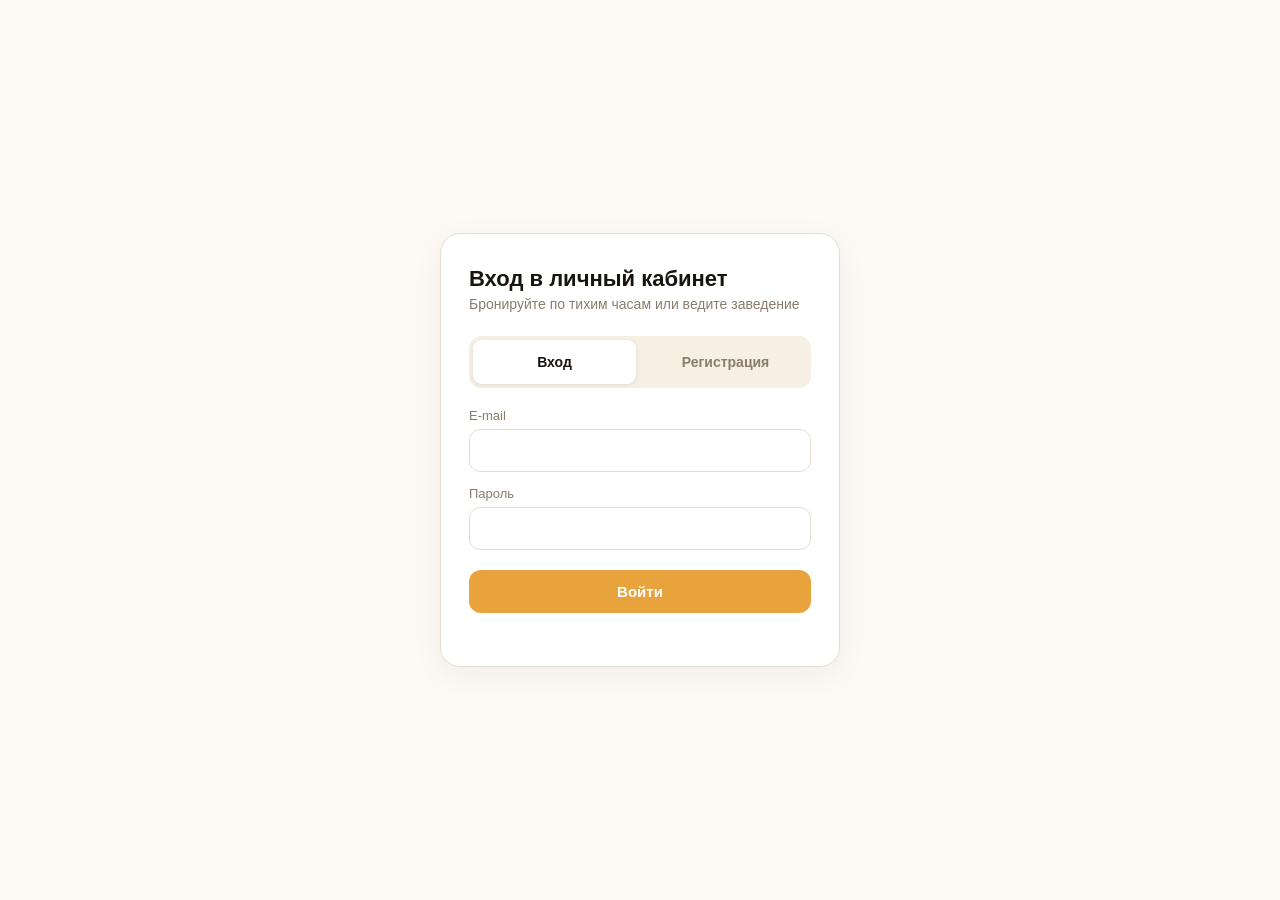
<file: login.html>
<!doctype html>
<html lang="ru">
<head>
<meta charset="utf-8">
<meta name="viewport" content="width=device-width,initial-scale=1,viewport-fit=cover">
<title>Вход — Тихий Час</title>
<meta name="robots" content="noindex">
<style>
  :root{--ink:#1a1410;--paper:#fdfaf5;--honey:#e8a33d;--line:#e7ddce;--muted:#8a7d6c;}
  *{box-sizing:border-box}
  body{margin:0;font-family:-apple-system,BlinkMacSystemFont,"Segoe UI",Roboto,sans-serif;
       background:var(--paper);color:var(--ink);min-height:100vh;
       display:flex;align-items:center;justify-content:center;padding:24px}
  .card{width:100%;max-width:400px;background:#fff;border:1px solid var(--line);
        border-radius:20px;padding:32px 28px;box-shadow:0 8px 30px rgba(30,20,10,.06)}
  h1{font-size:22px;margin:0 0 4px}
  .sub{color:var(--muted);font-size:14px;margin:0 0 24px}
  .tabs{display:flex;gap:8px;margin-bottom:20px;background:#f5efe4;border-radius:12px;padding:4px}
  .tab{flex:1;text-align:center;padding:9px;border-radius:9px;font-size:14px;font-weight:600;
    min-height:44px;display:grid;place-items:center;   /* палец, а не курсор */
       cursor:pointer;color:var(--muted);user-select:none}
  .tab.active{background:#fff;color:var(--ink);box-shadow:0 1px 4px rgba(0,0,0,.08)}
  .roles{display:flex;gap:8px;margin-bottom:16px}
  .role{flex:1;border:1.5px solid var(--line);border-radius:12px;padding:10px;text-align:center;
        font-size:13px;cursor:pointer;color:var(--muted)}
  .role.active{border-color:var(--honey);color:var(--ink);background:#fff8ec}
  label{display:block;font-size:13px;color:var(--muted);margin:14px 0 6px}
  input[type=email],input[type=password],input[type=text],input[type=tel]{
    width:100%;padding:12px 14px;border:1.5px solid var(--line);border-radius:11px;
    font-size:15px;background:#fff;color:var(--ink)}
  input:focus{outline:none;border-color:var(--honey)}
  .consent{display:flex;gap:8px;align-items:flex-start;margin-top:16px;font-size:12.5px;color:var(--muted)}
  .consent input{margin-top:3px}
  .consent a{color:var(--ink)}
  button.submit{width:100%;margin-top:20px;padding:13px;border:0;border-radius:12px;
    background:var(--honey);color:#fff;font-size:15px;font-weight:700;cursor:pointer}
  button.submit:disabled{opacity:.5;cursor:default}
  .err{color:#c0392b;font-size:13px;margin-top:10px;min-height:1px}
  .ok{color:#2a8a4a;font-size:13px;margin-top:10px}
  .field{display:none}
  .field.show{display:block}
</style>
</head>
<body>
<div class="card">
  <h1 id="title">Вход в личный кабинет</h1>
  <p class="sub" id="subtitle">Бронируйте по тихим часам или ведите заведение</p>

  <div class="tabs">
    <div class="tab active" data-mode="login">Вход</div>
    <div class="tab" data-mode="register">Регистрация</div>
  </div>

  <div class="roles field" id="roleBlock">
    <div class="role active" data-role="guest">Хочу бронировать</div>
    <div class="role" data-role="partner">У меня есть площадка</div>
  </div>

  <form id="form">
    <div class="field show">
      <label>E-mail</label>
      <input type="email" id="email" required autocomplete="email">
    </div>
    <div class="field" id="nameField">
      <label>Имя</label>
      <input type="text" id="name" autocomplete="name">
    </div>
    <div class="field" id="phoneField">
      <label>Телефон (можно указать позже в кабинете)</label>
      <input type="tel" id="phone" autocomplete="tel">
    </div>
    <div class="field show">
      <label>Пароль</label>
      <input type="password" id="password" required minlength="6" autocomplete="current-password">
    </div>
    <div class="consent field" id="consentField">
      <input type="checkbox" id="consent">
      <span>Принимаю <a href="/privacy.html" target="_blank">политику конфиденциальности</a> и условия оферты</span>
    </div>
    <button class="submit" id="submit" type="submit">Войти</button>
    <div class="err" id="err"></div>
    <div class="ok" id="okmsg"></div>
  </form>
</div>

<script>
const API = "/api/auth";
let mode = "login", role = "guest";
const refId = +(new URLSearchParams(location.search).get("ref")||0);
const wantRole = new URLSearchParams(location.search).get("role");
if(wantRole==="partner") role="partner";
if(refId) mode="register";
const $ = id => document.getElementById(id);

function render(){
  document.querySelectorAll(".tab").forEach(t=>t.classList.toggle("active", t.dataset.mode===mode));
  const isReg = mode === "register";
  $("roleBlock").classList.toggle("show", isReg);
  $("nameField").classList.toggle("show", isReg);
  $("phoneField").classList.toggle("show", isReg);
  $("consentField").classList.toggle("show", isReg);
  $("password").autocomplete = isReg ? "new-password" : "current-password";
  $("submit").textContent = isReg ? "Зарегистрироваться" : "Войти";
  $("title").textContent = isReg ? "Регистрация" : "Вход в личный кабинет";
  $("subtitle").textContent = isReg
    ? (role==="partner" ? "Заведёте площадку и начнёте принимать брони" : "Бронируйте по тихим часам со скидкой")
    : "Бронируйте по тихим часам или ведите заведение";
  $("err").textContent = ""; $("okmsg").textContent = "";
}

document.querySelectorAll(".tab").forEach(t=>t.onclick=()=>{mode=t.dataset.mode;render();});
document.querySelectorAll(".role").forEach(r=>r.onclick=()=>{
  role=r.dataset.role;
  document.querySelectorAll(".role").forEach(x=>x.classList.toggle("active",x===r));
  render();
});
render();

$("form").onsubmit = async (e)=>{
  e.preventDefault();
  $("err").textContent=""; $("okmsg").textContent="";
  const email=$("email").value.trim(), password=$("password").value;
  if(mode==="register" && !$("consent").checked){
    $("err").textContent = "Нужно принять условия, чтобы продолжить"; return;
  }
  $("submit").disabled = true;
  try{
    const url = mode==="register" ? `${API}/register` : `${API}/login`;
    const body = mode==="register"
      ? {email,password,name:$("name").value.trim(),phone:$("phone").value.trim(),role,consent:$("consent").checked,ref:refId}
      : {email,password};
    const r = await fetch(url,{method:"POST",headers:{"Content-Type":"application/json"},
                              credentials:"include",body:JSON.stringify(body)});
    const data = await r.json();
    if(!r.ok){ $("err").textContent = data.detail || "Не получилось, попробуйте ещё раз"; return; }
    $("okmsg").textContent = "Готово, переходим в кабинет…";
    const dest = data.user.role === "partner" ? "/tihiy-chas-cabinet.html" : "/guest.html";
    setTimeout(()=>location.href=dest, 500);
  }catch(err){
    $("err").textContent = "Сервер не отвечает, попробуйте позже";
  }finally{
    $("submit").disabled = false;
  }
};
</script>
</body>
</html>
</file>
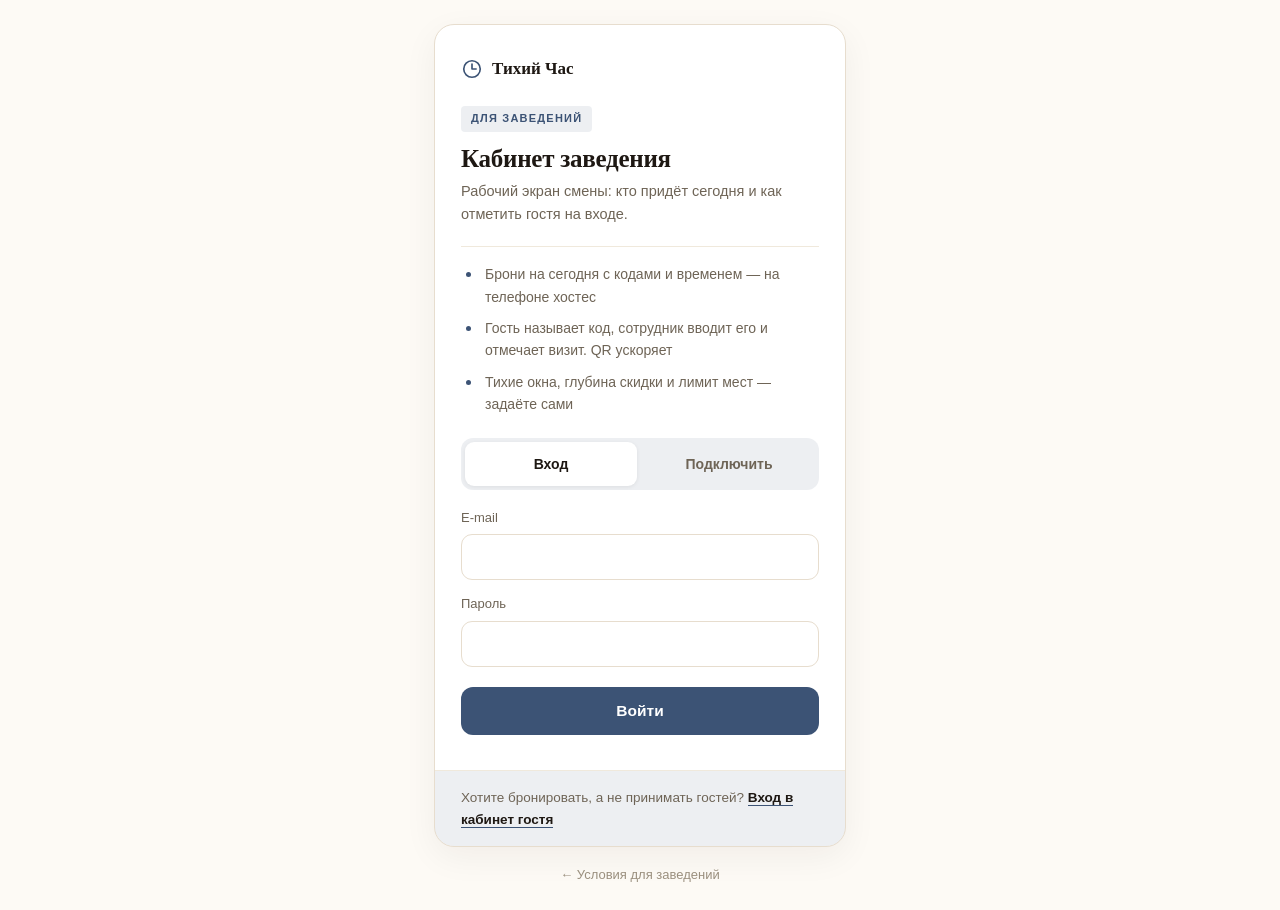
<file: partner.html>
<!doctype html>
<html lang="ru">
<head>
<meta charset="utf-8">
<meta name="viewport" content="width=device-width,initial-scale=1,viewport-fit=cover">
<title>Кабинет заведения — Тихий Час</title>
<meta name="robots" content="noindex">
<link rel="icon" href="/favicon.ico" sizes="any">
<link rel="icon" type="image/png" sizes="32x32" href="/favicon-32.png">
<link rel="apple-touch-icon" href="/apple-touch-icon.png">
<link rel="stylesheet" href="/content/auth.css">
</head>
<body data-audience="partner">

<svg width="0" height="0" style="position:absolute" aria-hidden="true"><defs>
 <g id="i-mark"><!--p:brand.mark--><circle cx="12" cy="12" r="9"/><path d="M12 12V6.5M12 12H16.5"/><!--/p--></g>
</defs></svg>

<div class="card">
  <a class="brand" href="/">
    <svg viewBox="0 0 24 24" aria-hidden="true"><use href="#i-mark"/></svg>Тихий&nbsp;Час
  </a>

  <span class="who">Для заведений</span>
  <h1 id="title">Кабинет заведения</h1>
  <p class="sub">Рабочий экран смены: кто придёт сегодня и как отметить гостя на входе.</p>

  <ul class="inside">
    <li>Брони на сегодня с кодами и временем — на телефоне хостес</li>
    <li>Гость называет код, сотрудник вводит его и отмечает визит. QR ускоряет</li>
    <li>Тихие окна, глубина скидки и лимит мест — задаёте сами</li>
  </ul>

  <div class="tabs">
    <button class="tab active" type="button" data-mode="login">Вход</button>
    <button class="tab" type="button" data-mode="register">Подключить</button>
  </div>

  <form id="form" novalidate>
    <div>
      <label for="email">E-mail</label>
      <input type="email" id="email" required autocomplete="email">
    </div>
    <div class="field" id="nameField">
      <label for="name">Название заведения</label>
      <input type="text" id="name" autocomplete="organization">
    </div>
    <div class="field" id="phoneField">
      <label for="phone">Телефон для связи</label>
      <input type="tel" id="phone" autocomplete="tel">
    </div>
    <div>
      <label for="password">Пароль</label>
      <input type="password" id="password" required minlength="6" autocomplete="current-password">
    </div>
    <div class="consent field" id="consentField">
      <input type="checkbox" id="consent">
      <span>Принимаю <a href="/privacy.html" target="_blank" rel="noopener">политику конфиденциальности</a> и условия оферты</span>
    </div>
    <p class="field" id="orgHint" style="margin:14px 0 0;font-size:12.5px;color:var(--muted)">
      Аккаунт создаётся сразу. Заведение появится в ленте после проверки —
      обычно в течение суток.</p>
    <button class="submit" id="submit" type="submit">Войти</button>
    <div class="msg" id="msg"></div>
  </form>

  <div class="other">
    Хотите бронировать, а не принимать гостей? <a href="/login.html">Вход в кабинет гостя</a>
  </div>
</div>

<a class="back" href="/#biz">← Условия для заведений</a>

<script src="/content/auth.js"></script>
</body>
</html>
</file>
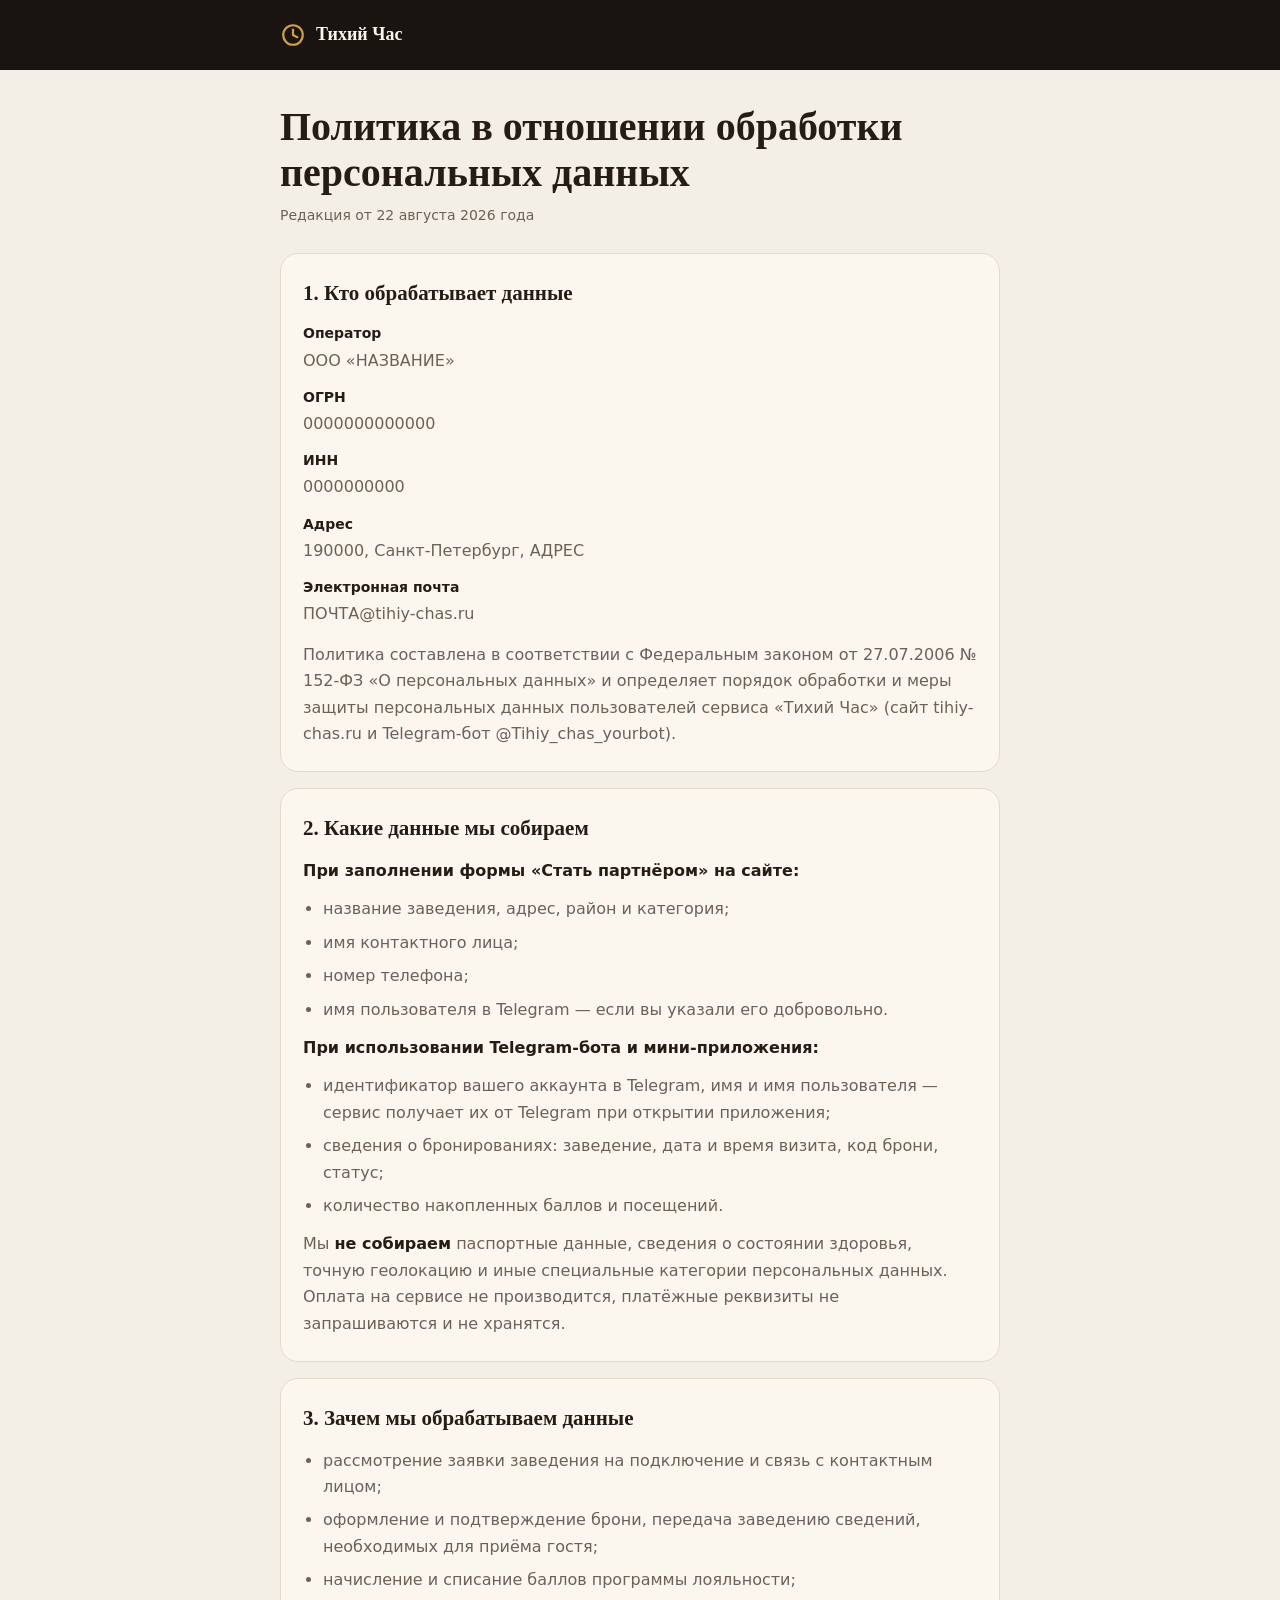
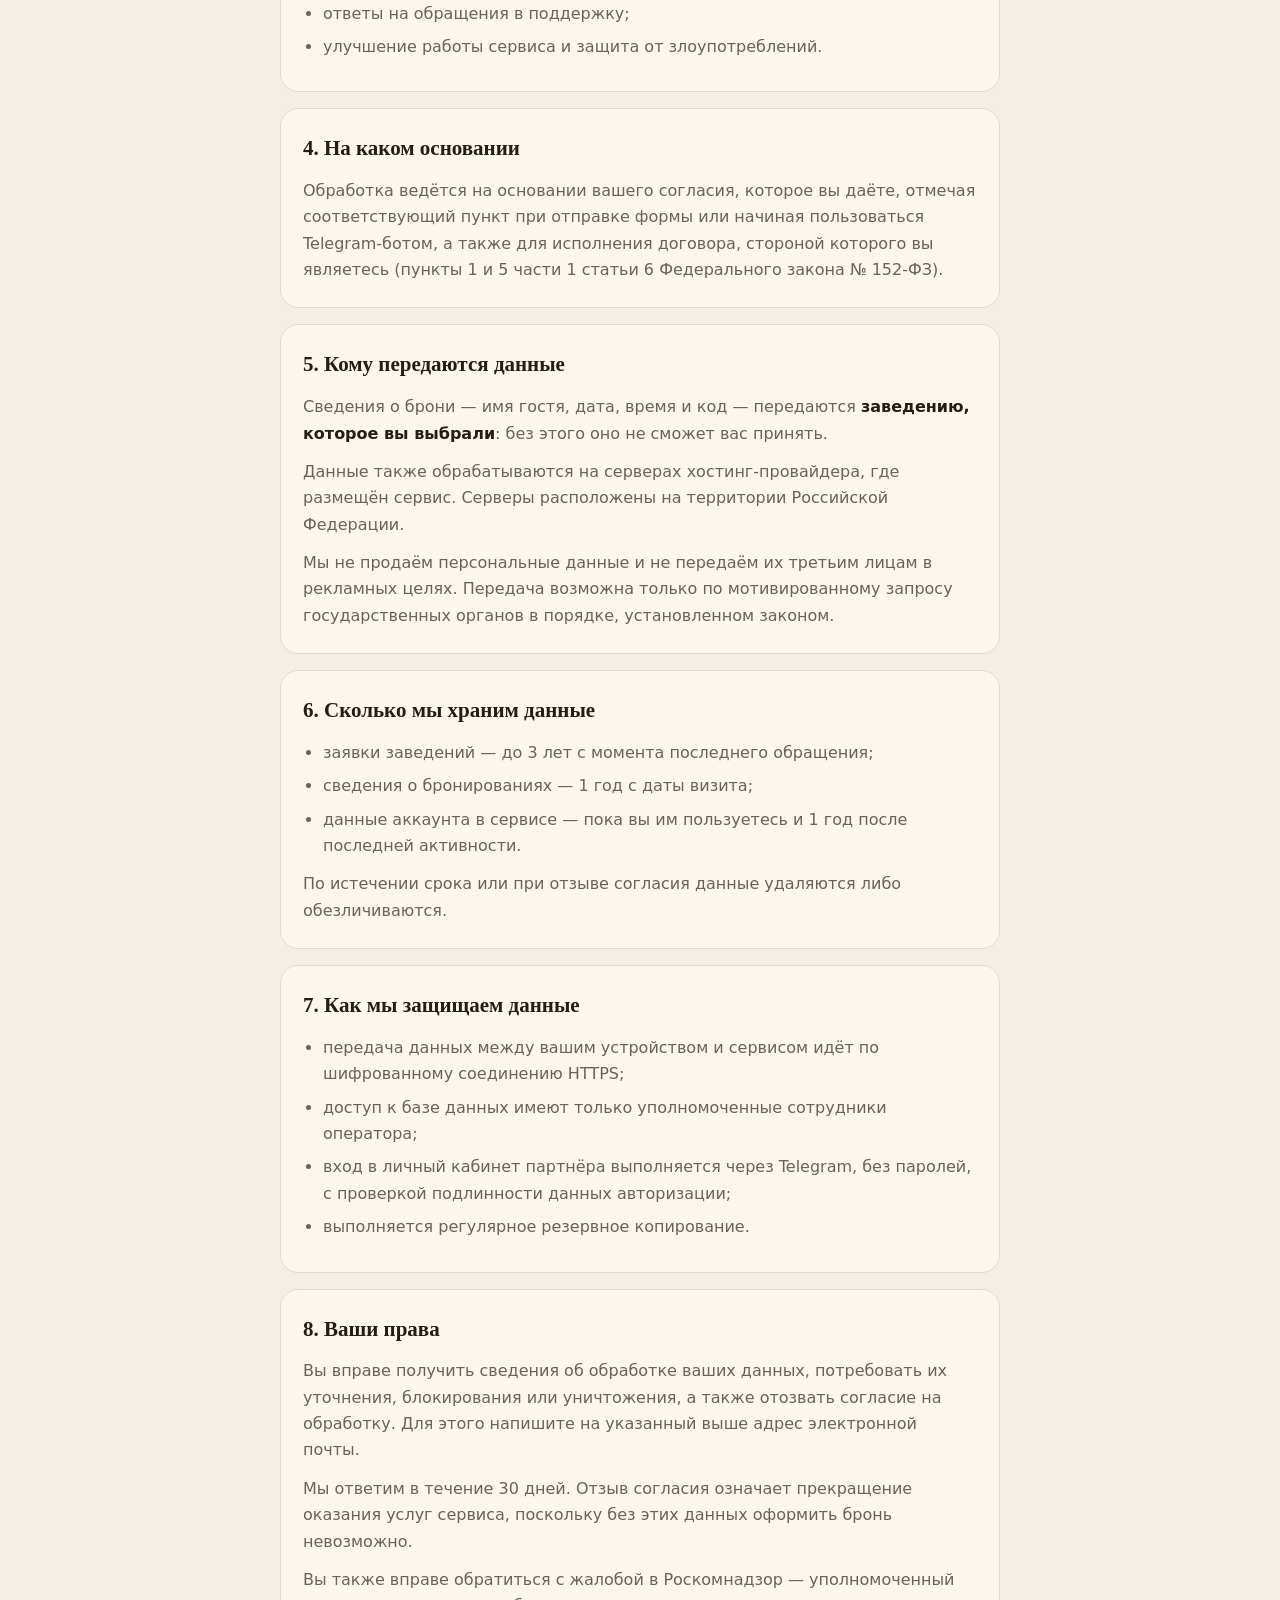
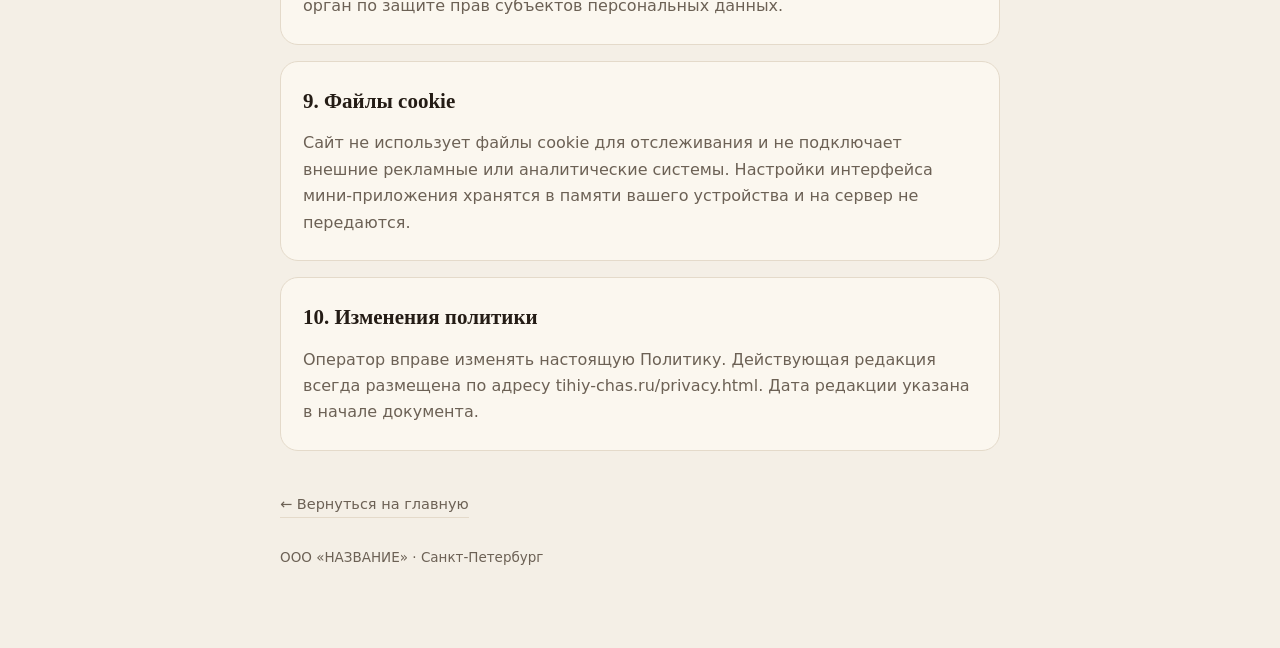
<file: privacy.html>
<!doctype html>
<html lang="ru">
<head>
<meta charset="utf-8">
<meta name="viewport" content="width=device-width,initial-scale=1,viewport-fit=cover">
<meta name="color-scheme" content="light only">
<meta name="supported-color-schemes" content="light">
<meta name="robots" content="noindex">
<title>Политика конфиденциальности — Тихий Час</title>
<link rel="icon" href="/favicon.ico" sizes="any">
<link rel="apple-touch-icon" href="/apple-touch-icon.png">
<style>
:root{
  --espresso:#191410; --oat:#F4EFE6; --porcelain:#FBF7EF;
  --ink:#241C15; --ink-soft:#6C6155; --honey:#D4A048; --line:#E4DACA;
  --disp:'New York','Iowan Old Style',Georgia,'Times New Roman',serif;
  --sans:-apple-system,BlinkMacSystemFont,'SF Pro Text',system-ui,'Segoe UI','Roboto',sans-serif;
  color-scheme:light only;
}
*{margin:0;padding:0;box-sizing:border-box}
html{-webkit-text-size-adjust:100%}
body{font-family:var(--sans);background:var(--oat);color:var(--ink);line-height:1.65;
     font-size:16px;padding:0 0 80px}
@media (prefers-color-scheme:dark){
  body{background:var(--oat)!important;color:var(--ink)!important}
  .card{background:var(--porcelain)!important}
  p,li,td,th,dd{color:var(--ink-soft)!important}
  h1,h2,h3,b,strong{color:var(--ink)!important}
}
header{background:var(--espresso);padding:20px 0}
.wrap{max-width:760px;margin:0 auto;padding:0 20px}
.brand{display:flex;align-items:center;gap:10px;color:#FBF7EF;
       font-family:var(--disp);font-weight:700;font-size:18px;text-decoration:none}
.brand svg{width:26px;height:26px;color:var(--honey)}
.back{display:inline-block;margin-top:26px;color:var(--ink-soft);text-decoration:none;
      font-size:14.5px;border-bottom:1px solid var(--line)}
h1{font-family:var(--disp);font-size:clamp(28px,5.4vw,40px);line-height:1.15;
   margin:34px 0 8px;font-weight:700}
.upd{color:var(--ink-soft);font-size:14px;margin-bottom:26px}
.card{background:var(--porcelain);border:1px solid var(--line);border-radius:18px;
      padding:22px 22px 24px;margin-bottom:16px}
h2{font-family:var(--disp);font-size:21px;margin:0 0 12px;font-weight:700}
p{color:var(--ink-soft);margin-bottom:12px}
p:last-child,ul:last-child{margin-bottom:0}
ul{margin:0 0 12px 20px;color:var(--ink-soft)}
li{margin-bottom:7px}
b{color:var(--ink)}
a{color:#A97A22}
dl{margin:0}
dt{color:var(--ink);font-weight:600;font-size:14px;margin-top:12px}
dt:first-child{margin-top:0}
dd{color:var(--ink-soft);margin:2px 0 0}
.note{background:#FDF6E6;border:1px solid #EBD9AE;border-radius:14px;
      padding:16px 18px;margin-bottom:16px;font-size:14.5px;color:#6B551F}
footer{color:var(--ink-soft);font-size:13.5px;margin-top:28px}
</style>
</head>
<body>

<header>
  <div class="wrap">
    <a class="brand" href="/">
      <svg viewBox="0 0 24 24" fill="none" stroke="currentColor" stroke-width="2"
           stroke-linecap="round" stroke-linejoin="round" width="26" height="26">
        <circle cx="12" cy="12" r="9"></circle><path d="M12 7v5l4 2"></path>
      </svg>
      Тихий Час
    </a>
  </div>
</header>

<div class="wrap">
  <h1>Политика в отношении обработки персональных данных</h1>
  <div class="upd">Редакция от 22 августа 2026 года</div>

  <div class="card">
    <h2>1. Кто обрабатывает данные</h2>
    <dl>
      <dt>Оператор</dt><dd>ООО «НАЗВАНИЕ»</dd>
      <dt>ОГРН</dt><dd>0000000000000</dd>
      <dt>ИНН</dt><dd>0000000000</dd>
      <dt>Адрес</dt><dd>190000, Санкт-Петербург, АДРЕС</dd>
      <dt>Электронная почта</dt><dd>ПОЧТА@tihiy-chas.ru</dd>
    </dl>
    <p style="margin-top:14px">Политика составлена в соответствии с Федеральным законом
    от 27.07.2006 № 152-ФЗ «О персональных данных» и определяет порядок обработки
    и меры защиты персональных данных пользователей сервиса «Тихий Час»
    (сайт tihiy-chas.ru и Telegram-бот @Tihiy_chas_yourbot).</p>
  </div>

  <div class="card">
    <h2>2. Какие данные мы собираем</h2>
    <p><b>При заполнении формы «Стать партнёром» на сайте:</b></p>
    <ul>
      <li>название заведения, адрес, район и категория;</li>
      <li>имя контактного лица;</li>
      <li>номер телефона;</li>
      <li>имя пользователя в Telegram — если вы указали его добровольно.</li>
    </ul>
    <p><b>При использовании Telegram-бота и мини-приложения:</b></p>
    <ul>
      <li>идентификатор вашего аккаунта в Telegram, имя и имя пользователя —
          сервис получает их от Telegram при открытии приложения;</li>
      <li>сведения о бронированиях: заведение, дата и время визита, код брони, статус;</li>
      <li>количество накопленных баллов и посещений.</li>
    </ul>
    <p>Мы <b>не собираем</b> паспортные данные, сведения о состоянии здоровья,
    точную геолокацию и иные специальные категории персональных данных.
    Оплата на сервисе не производится, платёжные реквизиты не запрашиваются
    и не хранятся.</p>
  </div>

  <div class="card">
    <h2>3. Зачем мы обрабатываем данные</h2>
    <ul>
      <li>рассмотрение заявки заведения на подключение и связь с контактным лицом;</li>
      <li>оформление и подтверждение брони, передача заведению сведений,
          необходимых для приёма гостя;</li>
      <li>начисление и списание баллов программы лояльности;</li>
      <li>ответы на обращения в поддержку;</li>
      <li>улучшение работы сервиса и защита от злоупотреблений.</li>
    </ul>
  </div>

  <div class="card">
    <h2>4. На каком основании</h2>
    <p>Обработка ведётся на основании вашего согласия, которое вы даёте,
    отмечая соответствующий пункт при отправке формы или начиная пользоваться
    Telegram-ботом, а также для исполнения договора, стороной которого вы являетесь
    (пункты 1 и 5 части 1 статьи 6 Федерального закона № 152-ФЗ).</p>
  </div>

  <div class="card">
    <h2>5. Кому передаются данные</h2>
    <p>Сведения о брони — имя гостя, дата, время и код — передаются
    <b>заведению, которое вы выбрали</b>: без этого оно не сможет вас принять.</p>
    <p>Данные также обрабатываются на серверах хостинг-провайдера, где размещён сервис.
    Серверы расположены на территории Российской Федерации.</p>
    <p>Мы не продаём персональные данные и не передаём их третьим лицам
    в рекламных целях. Передача возможна только по мотивированному запросу
    государственных органов в порядке, установленном законом.</p>
  </div>

  <div class="card">
    <h2>6. Сколько мы храним данные</h2>
    <ul>
      <li>заявки заведений — до 3 лет с момента последнего обращения;</li>
      <li>сведения о бронированиях — 1 год с даты визита;</li>
      <li>данные аккаунта в сервисе — пока вы им пользуетесь и 1 год после
          последней активности.</li>
    </ul>
    <p>По истечении срока или при отзыве согласия данные удаляются
    либо обезличиваются.</p>
  </div>

  <div class="card">
    <h2>7. Как мы защищаем данные</h2>
    <ul>
      <li>передача данных между вашим устройством и сервисом идёт по шифрованному
          соединению HTTPS;</li>
      <li>доступ к базе данных имеют только уполномоченные сотрудники оператора;</li>
      <li>вход в личный кабинет партнёра выполняется через Telegram, без паролей,
          с проверкой подлинности данных авторизации;</li>
      <li>выполняется регулярное резервное копирование.</li>
    </ul>
  </div>

  <div class="card">
    <h2>8. Ваши права</h2>
    <p>Вы вправе получить сведения об обработке ваших данных, потребовать их
    уточнения, блокирования или уничтожения, а также отозвать согласие
    на обработку. Для этого напишите на указанный выше адрес электронной почты.</p>
    <p>Мы ответим в течение 30 дней. Отзыв согласия означает прекращение
    оказания услуг сервиса, поскольку без этих данных оформить бронь невозможно.</p>
    <p>Вы также вправе обратиться с жалобой в Роскомнадзор —
    уполномоченный орган по защите прав субъектов персональных данных.</p>
  </div>

  <div class="card">
    <h2>9. Файлы cookie</h2>
    <p>Сайт не использует файлы cookie для отслеживания и не подключает
    внешние рекламные или аналитические системы. Настройки интерфейса
    мини-приложения хранятся в памяти вашего устройства и на сервер не передаются.</p>
  </div>

  <div class="card">
    <h2>10. Изменения политики</h2>
    <p>Оператор вправе изменять настоящую Политику. Действующая редакция
    всегда размещена по адресу tihiy-chas.ru/privacy.html. Дата редакции
    указана в начале документа.</p>
  </div>

  <a class="back" href="/">← Вернуться на главную</a>
  <footer>ООО «НАЗВАНИЕ» · Санкт-Петербург</footer>
</div>

</body>
</html>
</file>
<file: content/auth.css>
/* Общий вид входа для гостя и для заведения.

   Страницы две и намеренно разные по смыслу, но одна по устройству:
   раньше был один экран с переключателем роли, и по нему нельзя было
   понять, кабинет это для ресторана или для гостя. Различает их теперь
   не тумблер, а сама страница — заголовок, список того, что внутри,
   и цвет акцента. Стили при этом общие, чтобы они не разъехались. */

:root{
  --ink:#1E1813;
  --muted:#6E6456;
  --faint:#9A8F7E;
  --paper:#FDFAF5;
  --card:#FFFFFF;
  --line:#E7DDCE;
  --line-soft:#F0E9DC;
  --honey:#B07A16;
  --honey-bg:rgba(176,122,22,.09);
  --err:#A8412B;
  --ok:#2E6F52;

  --display:"PT Serif",Georgia,"Times New Roman",serif;
  --body:-apple-system,BlinkMacSystemFont,"Segoe UI",Roboto,sans-serif;
}

/* Кабинет заведения отличается по тону: тёплый янтарь у гостя,
   спокойный сине-серый у партнёра — чтобы сотрудник на смене
   не перепутал свой экран с гостевым. */
body[data-audience="partner"]{
  --honey:#3C5375;
  --honey-bg:rgba(60,83,117,.09);
}

@media (prefers-color-scheme: dark){
  :root:not([data-theme="light"]){
    --ink:#F0E9DD; --muted:#A99E8B; --faint:#7C7364;
    --paper:#16120E; --card:#1D1813;
    --line:#332A21; --line-soft:#261F19;
    --honey:#DCA63F; --honey-bg:rgba(220,166,63,.12);
    --err:#E0785D; --ok:#6FBF95;
  }
  body[data-audience="partner"]{
    --honey:#8FB0DE; --honey-bg:rgba(143,176,222,.12);
  }
}

*{box-sizing:border-box}
body{
  margin:0;font-family:var(--body);background:var(--paper);color:var(--ink);
  min-height:100vh;padding:24px 20px;line-height:1.6;
  -webkit-font-smoothing:antialiased;
  /* Колонкой, а не строкой: ссылка «назад» — сосед карточки, и в строке
     она вставала сбоку от неё вместо того, чтобы лечь под низ. */
  display:flex;flex-direction:column;align-items:center;justify-content:center;
}

.card{
  width:100%;max-width:412px;background:var(--card);border:1px solid var(--line);
  border-radius:20px;padding:30px 26px 26px;
  box-shadow:0 10px 34px rgba(30,20,10,.055);
}

/* ── шапка: знак, кому экран, что внутри ── */
.brand{
  display:flex;align-items:center;gap:9px;margin-bottom:22px;
  font-family:var(--display);font-weight:700;font-size:17px;
  color:var(--ink);text-decoration:none;
}
.brand svg{width:22px;height:22px;flex:none;color:var(--honey);
  fill:none;stroke:currentColor;stroke-width:1.8;
  stroke-linecap:round;stroke-linejoin:round}

.who{
  display:inline-block;font-size:11px;font-weight:700;letter-spacing:.11em;
  text-transform:uppercase;color:var(--honey);background:var(--honey-bg);
  padding:4px 10px;border-radius:4px;margin-bottom:12px;
}
h1{font-family:var(--display);font-size:25px;font-weight:700;line-height:1.2;
  margin:0 0 6px;letter-spacing:-.01em}
.sub{color:var(--muted);font-size:14.5px;margin:0 0 20px}

/* ── что внутри: главный ответ на «для кого этот кабинет» ── */
.inside{list-style:none;margin:0 0 22px;padding:16px 0 0;border-top:1px solid var(--line-soft)}
.inside li{
  position:relative;padding:0 0 9px 24px;font-size:14px;color:var(--muted);
}
.inside li:last-child{padding-bottom:0}
.inside li::before{
  content:"";position:absolute;left:5px;top:9px;width:5px;height:5px;
  border-radius:50%;background:var(--honey);
}

/* ── вкладки вход/регистрация ── */
.tabs{display:flex;gap:6px;margin-bottom:18px;background:var(--honey-bg);
  border-radius:12px;padding:4px}
.tab{
  flex:1;text-align:center;padding:9px;border-radius:9px;font-size:14px;
  font-weight:600;min-height:44px;display:grid;place-items:center;
  cursor:pointer;color:var(--muted);user-select:none;border:0;background:none;
  font-family:inherit;
}
.tab.active{background:var(--card);color:var(--ink);box-shadow:0 1px 4px rgba(0,0,0,.07)}

label{display:block;font-size:13px;color:var(--muted);margin:14px 0 6px}
input[type=email],input[type=password],input[type=text],input[type=tel]{
  width:100%;padding:12px 14px;border:1.5px solid var(--line);border-radius:11px;
  font-size:16px;background:var(--card);color:var(--ink);font-family:inherit;
  min-height:46px;
}
input:focus{outline:none;border-color:var(--honey)}

.consent{display:flex;gap:9px;align-items:flex-start;margin-top:16px;
  font-size:12.5px;color:var(--muted);line-height:1.5}
.consent input{margin-top:3px;flex:none;width:17px;height:17px;accent-color:var(--honey)}
.consent a{color:var(--ink)}

button.submit{
  width:100%;margin-top:20px;padding:13px;border:0;border-radius:12px;
  background:var(--honey);color:#fff;font-size:15.5px;font-weight:700;
  cursor:pointer;min-height:48px;font-family:inherit;
}
button.submit:disabled{opacity:.55;cursor:default}

.msg{font-size:13.5px;margin-top:12px;min-height:1px;line-height:1.5}
.msg.err{color:var(--err)}
.msg.ok{color:var(--ok)}

/* ── переход на соседний кабинет ── */
.other{
  margin:22px -26px -26px;padding:16px 26px;border-top:1px solid var(--line-soft);
  background:var(--honey-bg);border-radius:0 0 19px 19px;
  font-size:13.5px;color:var(--muted);
}
.other a{color:var(--ink);font-weight:600;text-decoration:none;border-bottom:1px solid var(--honey)}

.field{display:none}
.field.show{display:block}

.back{display:block;text-align:center;margin-top:18px;font-size:13px;
  color:var(--faint);text-decoration:none}
</file>
